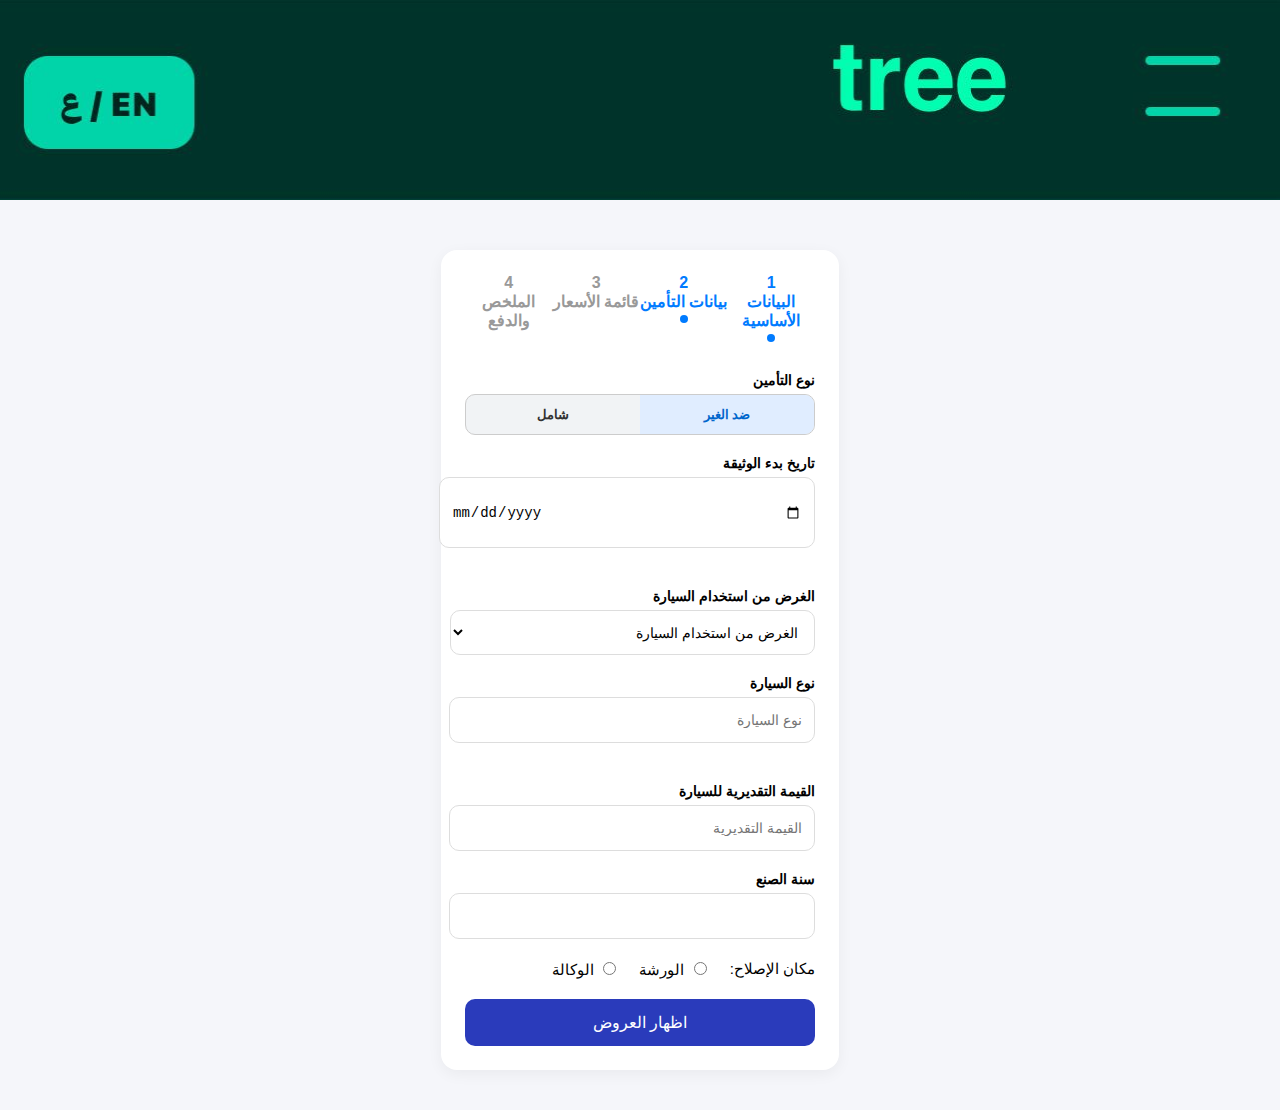
<file: form1.html>
<!DOCTYPE html>
<html lang="ar" dir="rtl">
<head>
  <meta charset="UTF-8" />
  <meta name="viewport" content="width=device-width, initial-scale=1.0"/>
      <meta name="viewport" content="width=device-width, initial-scale=1.0, maximum-scale=1, user-scalable=no, minimal-ui">
      <link rel="stylesheet" href="form1.css">

  <title>نموذج تأمين سيارة</title>
  <style>

  </style>
</head>
<body>
    <header>
  <img src="hedar.jpg" alt="شعار أو صورة رأسية" class="header-img">
</div>
  </header>
  <div class="container">
    <div class="steps">
      <div class="active">1<br>البيانات الأساسية</div>
      <div class="active">2<br>بيانات التأمين</div>
      <div>3<br>قائمة الأسعار</div>
      <div>4<br>الملخص والدفع</div>
    </div>

    <form id="insuranceForm">

      <div class="form-group">
        <label>نوع التأمين</label>
        <div class="insurance-type">
          <button type="button" class="active" onclick="selectType(this)">ضد الغير</button>
          <button type="button" onclick="selectType(this)">شامل</button>
        </div>
      </div>

      <div class="form-row">
        <div class="form-group">
          <label>تاريخ بدء الوثيقة</label>
          <input id="namecar"type="date" name="startDate" required>
        </div>

        <div class="form-group">
          <label>    الغرض من استخدام السيارة   </label>
          <select id="selectcar" name="usagePurpose" required>
            <option value=""> الغرض من استخدام السيارة </option>
            <option value="شخصي">شخصي</option>
            <option value="تجاري">تجاري</option>
            <option value="نقل الركاب او كريم او اوبر " >    نقل الركاب او كريم او اوبر     </option>
            <option value="نقل البضائع" >    نقل البضائع    </option>
            <option value="نقل مشتقات نفطية" >    نقل مشتقات نفطية    </option>
          </select>
        </div>
      </div>

      <div class="form-row">
        <div class="form-group">
          <label>نوع السيارة</label>
          <input id="selectecare" type="text" name="carType" placeholder="نوع السيارة" required>
        </div>

        <div class="form-group">
          <label>القيمة التقديرية للسيارة</label>
          <input id="amountcar" type="number" name="estimatedValue" placeholder="القيمة التقديرية" required>
        </div>
      </div>

      <div class="form-group">
        <label>سنة الصنع</label>
        <input id="datecar" type="number" name="manufactureYear" min="1900" max="2099" placeholder=" " required>
      </div>

      <div class="radio-row">
        <label>مكان الإصلاح:</label>
        <label><input  type="radio" name="repairPlace" value="الورشة" required> الورشة</label>
        <label><input type="radio" name="repairPlace" value="الوكالة"> الوكالة</label>
      </div>

      <button type="submit" class="submit-btn">اظهار العروض</button>
    </form>
  </div>

    <script src="form1.js"></script>

<script>
</script>


</body>
</html>
</file>
<file: form1.css>
body {
      font-family: 'Segoe UI', sans-serif;
      background-color: #f5f6fa;
      margin: 0;
      padding: 0;
    }

    .container {
      max-width: 350px;
      margin: 40px auto;
      background: #fff;
      border-radius: 16px;
      padding: 24px;
      box-shadow: 0 4px 15px rgba(0, 0, 0, 0.05);
    }

    .steps {
      display: flex;
      justify-content: space-between;
      margin-bottom: 30px;
      text-align: center;
      font-weight: bold;
    }

    .steps div {
      color: #999;
      flex: 1;
    }

    .steps div.active {
      color: #007bff;
    }

    .steps div.active::after {
      content: '';
      display: block;
      width: 8px;
      height: 8px;
      margin: 4px auto 0;
      background-color: #007bff;
      border-radius: 50%;
    }

    .form-row {
      display: flex;
      gap: 20px;
      flex-wrap: wrap;
    }

    .form-group {
      flex: 1;
      min-width: 250px;
      margin-bottom: 20px;
      position: relative;
    }

    .form-group label {
      display: block;
      margin-bottom: 6px;
      font-weight: bold;
      font-size: 14px;
    }

    .form-group input,
    .form-group select {
      width: 90%;
      padding: 12px;
      border: 1px solid #ddd;
      border-radius: 10px;
      font-size: 14px;
      background-color: #fafafa;
    }

    .insurance-type {
      display: flex;
      justify-content: space-between;
      background: #f1f3f5;
      border-radius: 10px;
      overflow: hidden;
      border: 1px solid #ccc;
    }

    .insurance-type button {
      flex: 1;
      padding: 12px;
      font-weight: bold;
      background: none;
      border: none;
      cursor: pointer;
      transition: background-color 0.3s;
      color: #333;
    }

    .insurance-type button.active {
      background-color: #e0edff;
      color: #0066cc;
    }

    .radio-row {
      display: flex;
      gap: 20px;
      align-items: center;
      margin-bottom: 20px;
    }

    .radio-row label {
      font-weight: normal;
      font-size: 15px;
    }

    button.submit-btn {
      width: 100%;
      padding: 14px;
      background-color: #2a3bbb;
      border: none;
      border-radius: 10px;
      color: #ffffff;
      font-size: 16px;
      cursor: pointer;
      transition: background-color 0.3s;
    }

    button.submit-btn:hover {
      background-color: #218838;
    }

.container{
    margin-top: 50px;
}

#namecar {
    width: 350px;
            height: 45px;

    background-color: #ffffff;
    color: #000;
}

#selectcar {
    width: 365px;
        height: 45px;

    background-color: #ffffff;
    color: #000;
}

#selectecare ,#amountcar ,#datecar{ 
    width: 340px;
    height: 20px;
    background-color: #ffffff;
    color: #000;
}
.header {
  width: 100%;
  overflow: hidden;
  border-bottom: 4px solid #007bff;
}

.header-img {
  width: 100%;
  height: auto;
  display: block;
  object-fit: cover;
  max-height: 200px; 
}
</file>
